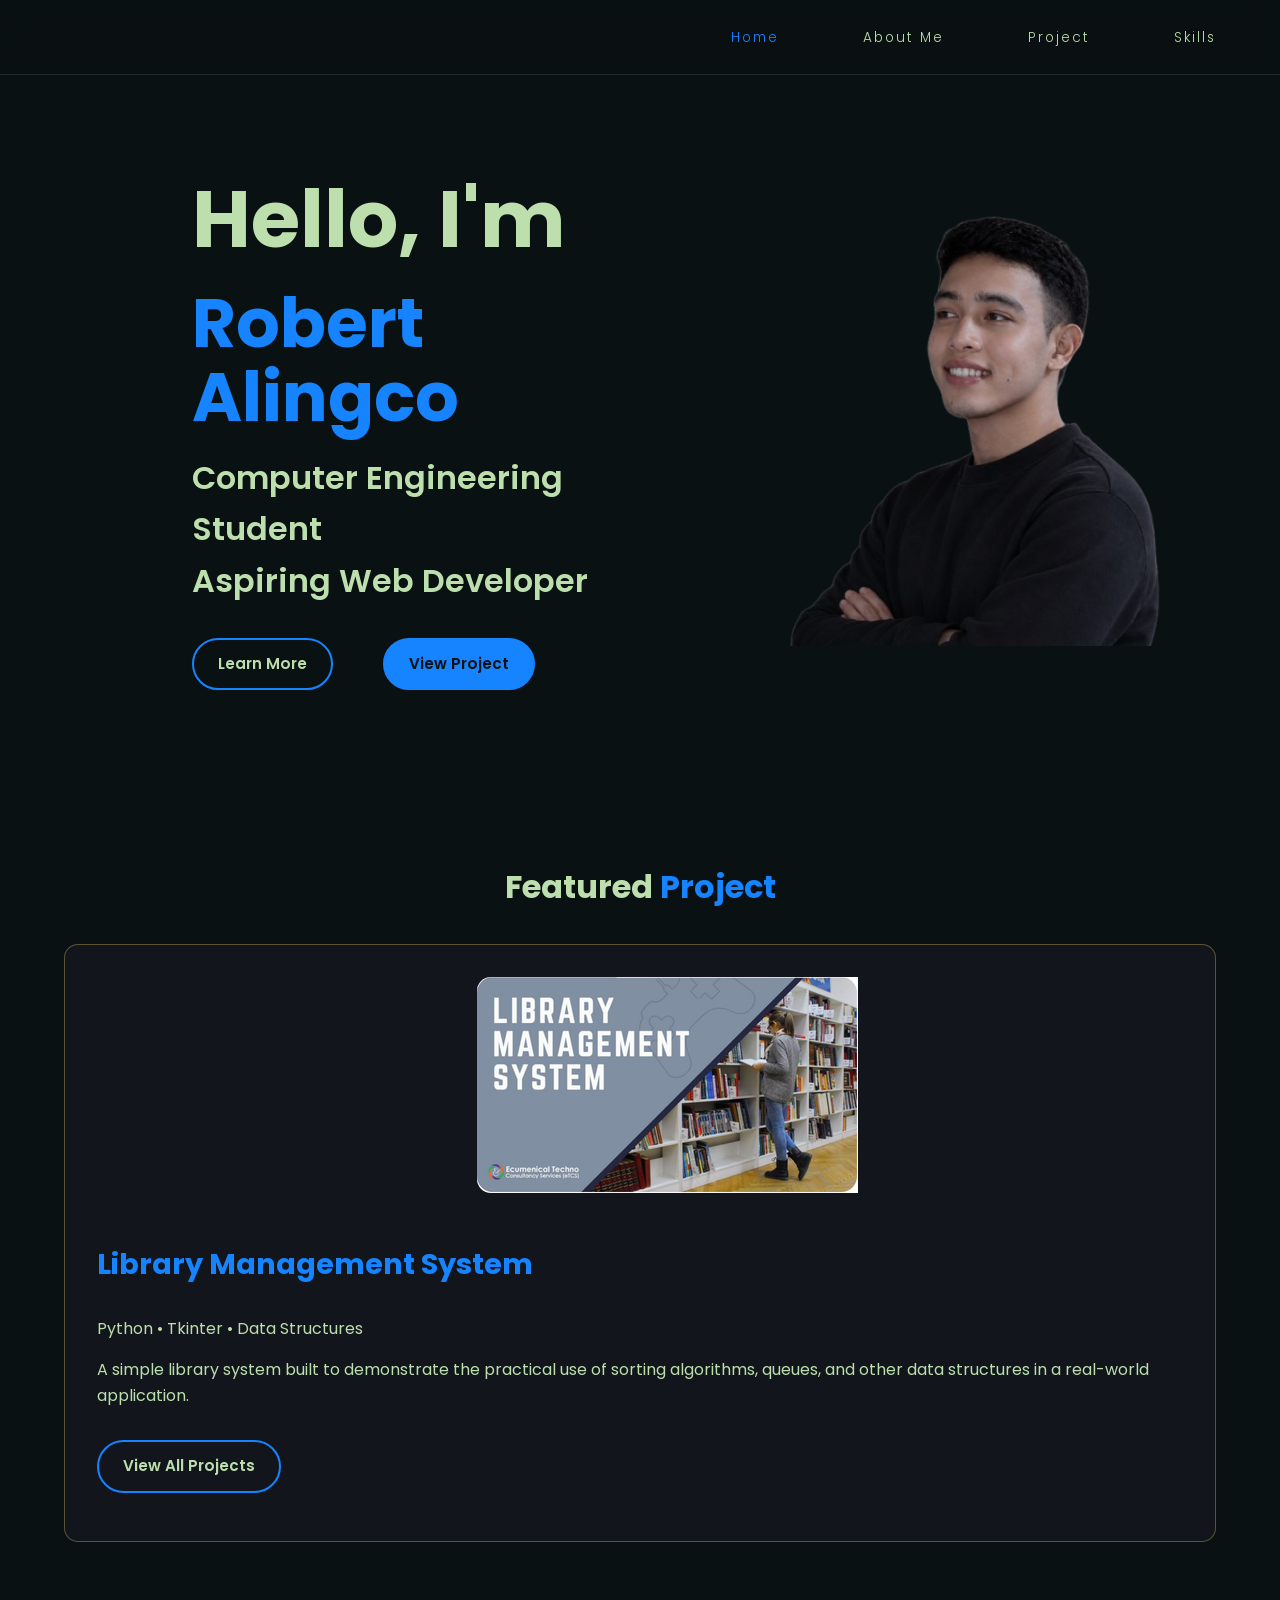
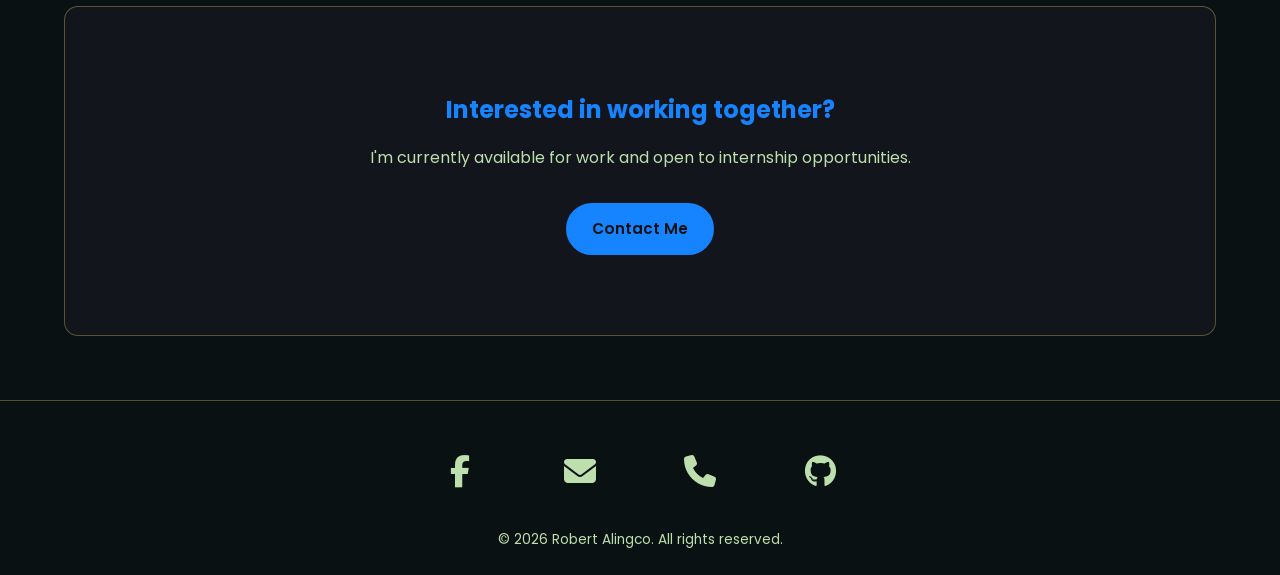
<file: index.html>
<!DOCTYPE html>
<html lang="en">
<head>
  <meta charset="utf-8">
  <meta name="viewport" content="width=device-width, initial-scale=1">
  <title>Robert Alingco | Home</title>
  <link rel="stylesheet" href="css/style.css">
  <link rel="preconnect" href="https://fonts.googleapis.com">
  <link href="https://fonts.googleapis.com/css2?family=Poppins:wght@400;600;700&display=swap" rel="stylesheet">
  <link rel="stylesheet" href="https://cdnjs.cloudflare.com/ajax/libs/font-awesome/6.5.1/css/all.min.css">
</head>
<body>

  <header class="site-header">
    <div class="container">
      <nav class="site-nav" aria-label="Main navigation">
        <ul>
          <li><a href="index.html" aria-current="page">Home</a></li>
          <li><a href="about.html">About Me</a></li>
          <li><a href="project.html">Project</a></li>
          <li><a href="skills.html">Skills</a></li>
        </ul>
      </nav>
    </div>
  </header>

  <main>
    <section class="hero container">
      <div class="hero-text">
        <p class="greeting">Hello, I'm</p>
        <h1>Robert Alingco</h1>
        <p class="tagline">Computer Engineering Student<br>Aspiring Web Developer</p>
        <div class="hero-buttons">
          <a href="about.html" class="btn btn-outline">Learn More</a>
          <a href="project.html" class="btn btn-filled">View Project</a> 
        </div>
      </div>

      <div class="hero-photo-wrap">
    
        <img src="assets/image/hero-photo (2).png" alt="Robert portrait">
      </div>
    </section>

    <section class="container section-padding">
      <h2 class="section-title">Featured <span class="highlight">Project</span></h2>
      <article class="featured-project">
        <div class="project-thumb">
          <img src="assets/image/Library Management System.png" alt="Library Management System">
        </div>
        <div class="featured-text">
          <h3>Library Management System</h3>
          <p class="tags">Python &bull; Tkinter &bull; Data Structures</p>
          <p>A simple library system built to demonstrate the practical use of sorting algorithms, queues, and other data structures in a real-world application.</p>
          <a href="project.html" class="btn btn-outline" style="margin-top: 1rem; margin-bottom: 1rem;">View All Projects</a>
        </div>
      </article> 
    </section>

    <!-- 3. CALL TO ACTION (New) -->
    <section class="container section-padding cta-section">
      <h2>Interested in working together?</h2>
      <p>I'm currently available for work and open to internship opportunities.</p>
      <a href="mailto:alingcorobert@gmail.com" class="btn btn-filled" style="margin-bottom: 1rem;">Contact Me</a>
    </section>
  </main>

  <footer class="site-footer">
    <ul class="footer-contact">
      <li>
        <a href="https://www.facebook.com/alingco.robert" target="_blank" rel="noopener" aria-label="Facebook">
          <i class="fa-brands fa-facebook-f" aria-hidden="true"></i>
        </a>
      </li>
      <li>
        <a href="alingcorobert@gmail@gmail.com" aria-label="Email">
          <i class="fa-solid fa-envelope" aria-hidden="true"></i>
        </a>
      </li>
      <li>
        <a href="tel:09261623796" aria-label="Phone">
          <i class="fa-solid fa-phone" aria-hidden="true"></i>
        </a>
      </li>
      <li>
        <a href="https://github.com/Rolen-23" target="_blank" rel="noopener" aria-label="GitHub">
          <i class="fa-brands fa-github" aria-hidden="true"></i>
        </a>
      </li>
    </ul>
    <p>&copy; 2026 Robert Alingco. All rights reserved.</p>
  </footer>


</body>
</html>
</file>
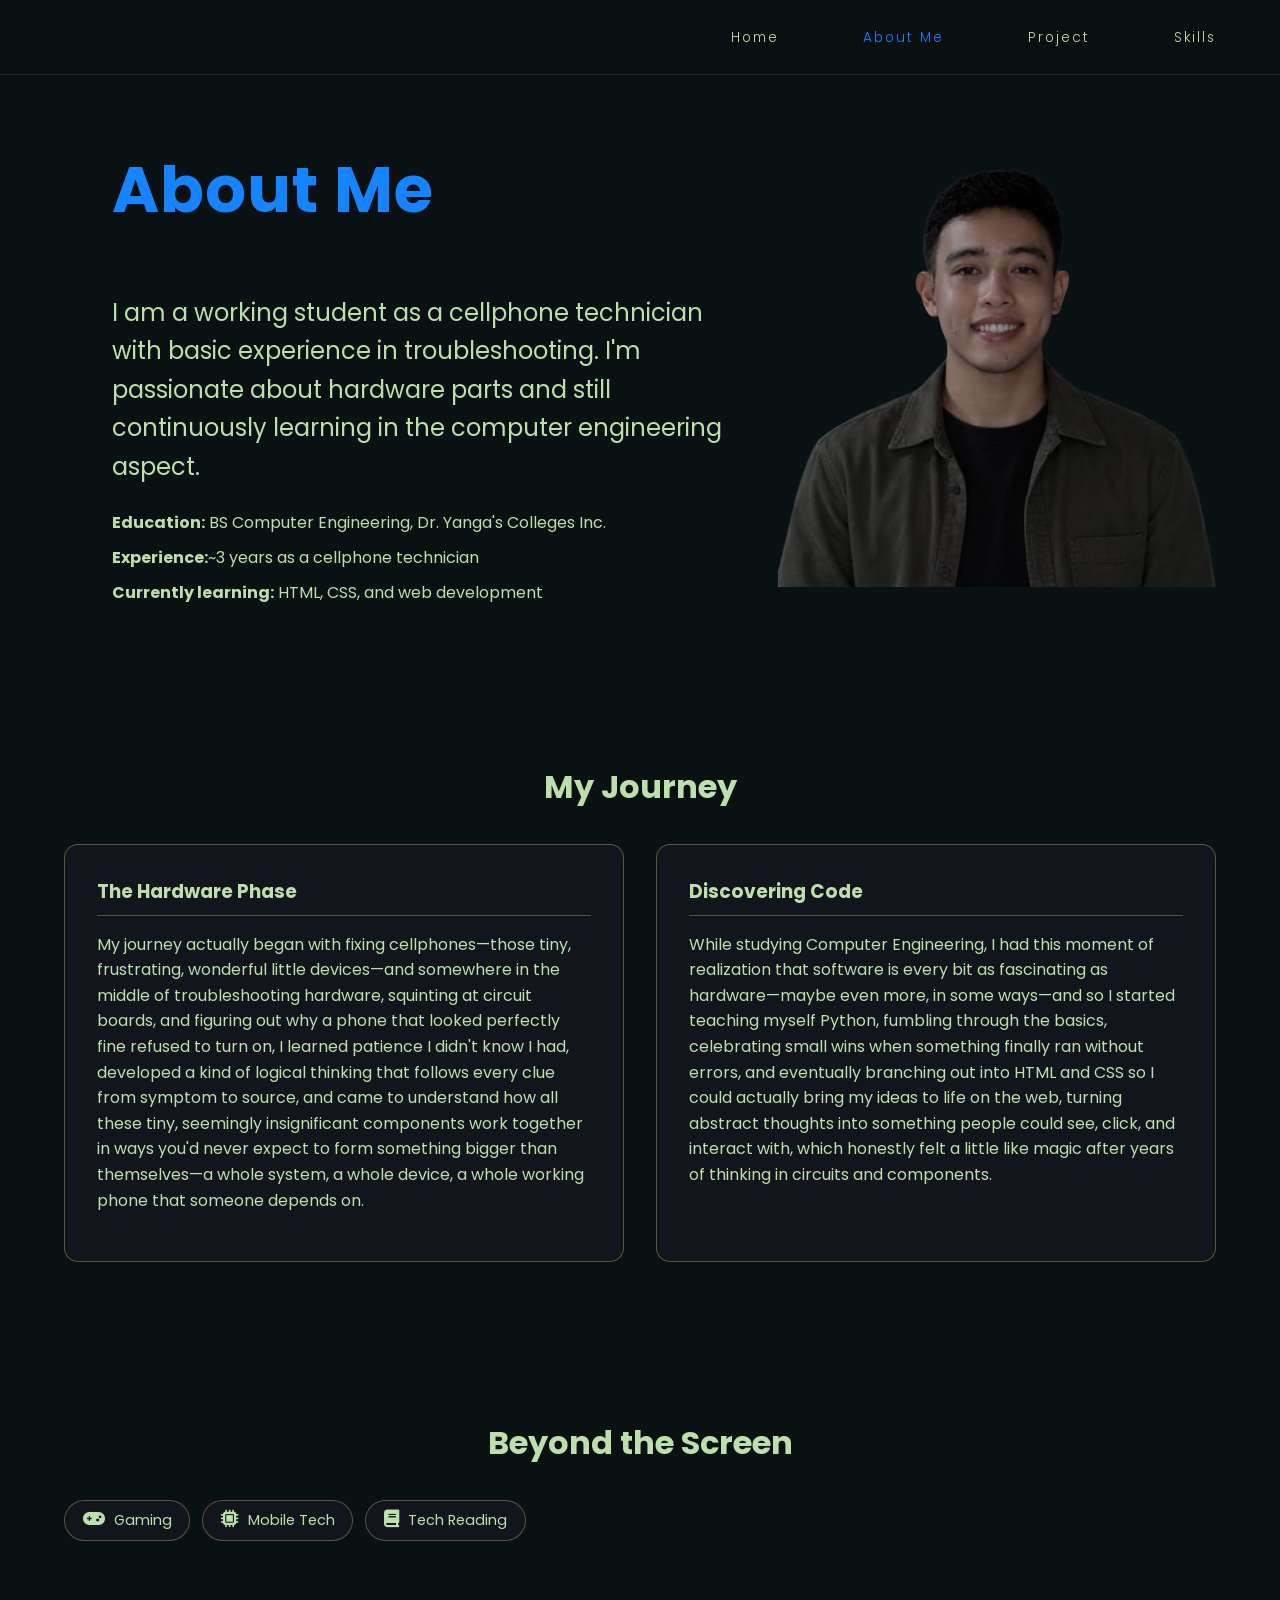
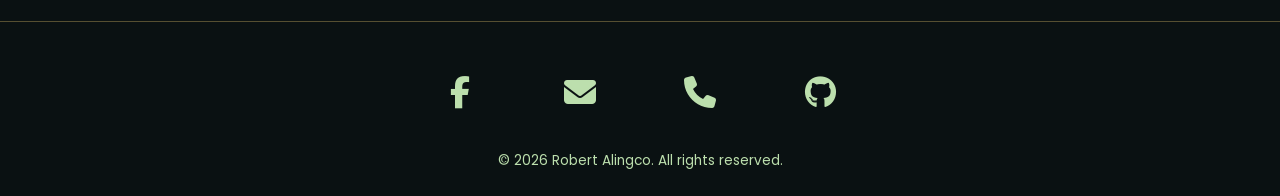
<file: about.html>
<!DOCTYPE html>
<html lang="en">
<head>
  <meta charset="utf-8">
  <meta name="viewport" content="width=device-width, initial-scale=1">
  <title>Robert Alingco | Home</title>
  <link rel="stylesheet" href="css/style.css">
  <link rel="preconnect" href="https://fonts.googleapis.com">
  <link href="https://fonts.googleapis.com/css2?family=Poppins:wght@400;600;700&display=swap" rel="stylesheet">
  <link rel="stylesheet" href="https://cdnjs.cloudflare.com/ajax/libs/font-awesome/6.5.1/css/all.min.css">
</head>
<body>

  <header class="site-header">
    <div class="container">
      <nav class="site-nav" aria-label="Main navigation">
        <ul>
          <li><a href="index.html">Home</a></li>
          <li><a href="about.html" aria-current="page">About Me</a></li>
          <li><a href="project.html">Project</a></li>
          <li><a href="skills.html">Skills</a></li>
        </ul>
      </nav>
    </div>
  </header>

  <main>
    <section class="about container">
        <div class="about-text">
            <h1>About Me</h1>
            <p>
          I am a working student as a cellphone technician with basic experience in
          troubleshooting. I'm passionate about hardware parts and still continuously
          learning in the computer engineering aspect.
         </p>

         <ul class="quick-facts">
             <li><strong>Education:</strong> BS Computer Engineering, Dr. Yanga's Colleges Inc.
             <li><strong>Experience:</strong>~3 years as a cellphone technician
             <li><strong>Currently learning:</strong> HTML, CSS, and web development</li>
         </ul>
        </div>

        <div class="about-photo-wrap">
            <img src="assets/image/about-photo (2).png" alt="Smiling at the camera">
        </div>
    </section>

    <!-- 2. THE JOURNEY (New Text) -->
    <section class="container section-padding">
        <h2 class="section-title">My Journey</h2>
        <div class="card-container">
            <div class="info-card">
                <h3>The Hardware Phase</h3>
                <p>My journey actually began with fixing cellphones—those tiny, frustrating, 
                  wonderful little devices—and somewhere in the middle of troubleshooting hardware, 
                  squinting at circuit boards, and figuring out why a phone that looked perfectly fine refused
                   to turn on, I learned patience I didn't know I had, developed a kind of logical thinking that 
                   follows every clue from symptom to source, and came to understand how all these tiny, seemingly
                    insignificant components work together in ways you'd never expect to form something bigger than
                     themselves—a whole system, a whole device, a whole working phone that someone depends on.</p>
            </div>
            <div class="info-card">
                <h3>Discovering Code</h3>
                <p>While studying Computer Engineering, I had this moment of realization that software is every bit
                   as fascinating as hardware—maybe even more, in some ways—and so I started teaching myself Python, 
                   fumbling through the basics, celebrating small wins when something finally ran without errors, and 
                   eventually branching out into HTML and CSS so I could actually bring my ideas to life on the web, 
                   turning abstract thoughts into something people could see, click, and interact with, which honestly 
                   felt a little like magic after years of thinking in circuits and components.</p>
            </div>
        </div>
    </section>

    <!-- 3. BEYOND THE SCREEN (Hobbies) -->
    <section class="container section-padding">
        <h2 class="section-title">Beyond the Screen</h2>
        <ul class="pills">
            <li class="pill"><i class="fa-solid fa-gamepad"></i> Gaming</li>
            <li class="pill"><i class="fa-solid fa-microchip"></i> Mobile Tech</li>
            <li class="pill"><i class="fa-solid fa-book"></i> Tech Reading</li>
        </ul>
    </section>
  </main>

  <footer class="site-footer">
    <ul class="footer-contact">
      <li>
        <a href="https://www.facebook.com/alingco.robert" target="_blank" rel="noopener" aria-label="Facebook">
          <i class="fa-brands fa-facebook-f" aria-hidden="true"></i>
        </a>
      </li>
      <li>
        <a href="alingcorobert@gmail@gmail.com" aria-label="Email">
          <i class="fa-solid fa-envelope" aria-hidden="true"></i>
        </a>
      </li>
      <li>
        <a href="tel:09261623796" aria-label="Phone">
          <i class="fa-solid fa-phone" aria-hidden="true"></i>
        </a>
      </li>
      <li>
        <a href="https://github.com/Rolen-23" target="_blank" rel="noopener" aria-label="GitHub">
          <i class="fa-brands fa-github" aria-hidden="true"></i>
        </a>
      </li>
    </ul>
    <p>&copy; 2026 Robert Alingco. All rights reserved.</p>
  </footer>

</body>
</html>
</file>
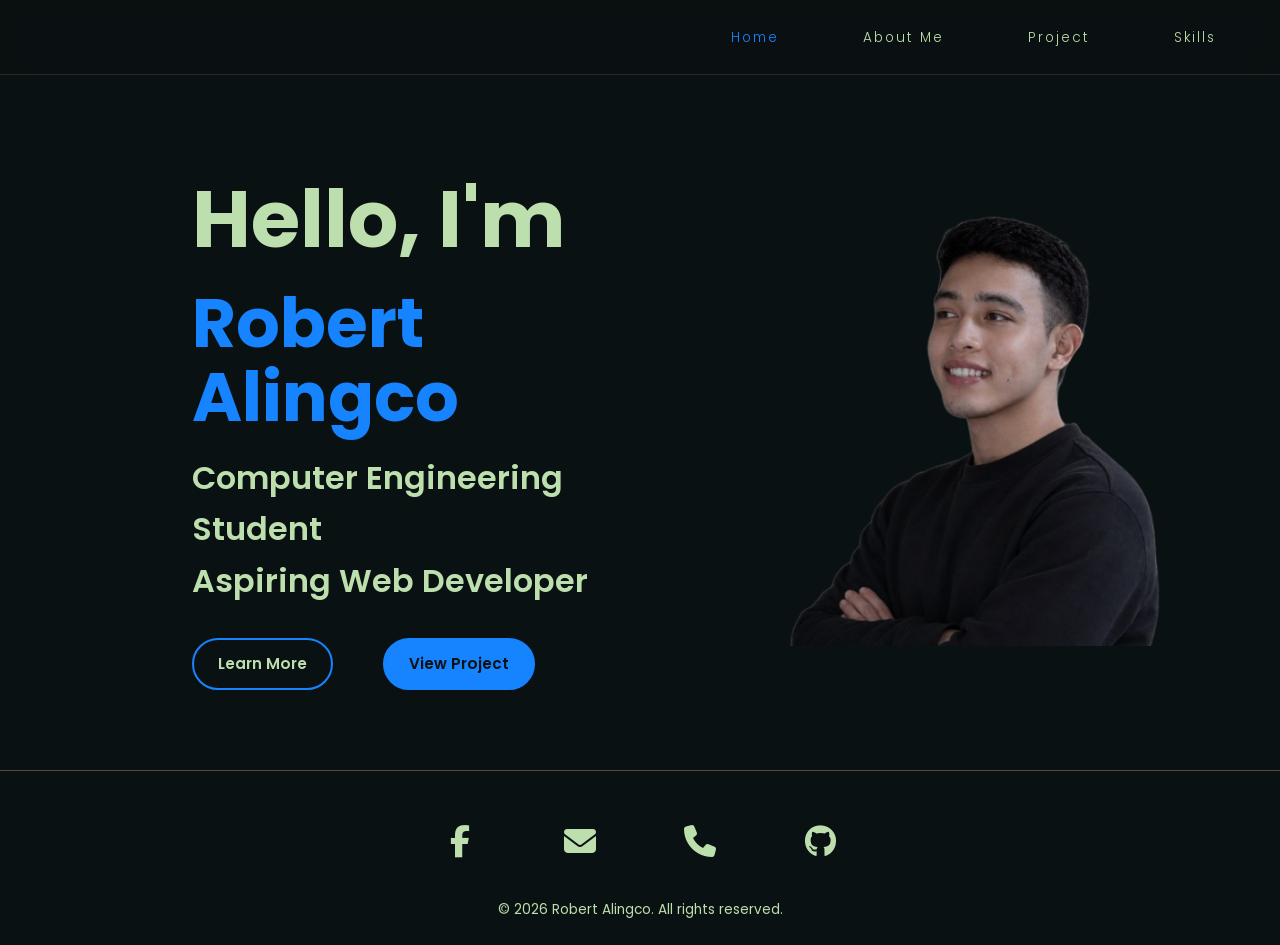
<file: home.html>
<!DOCTYPE html>
<html lang="en">
<head>
  <meta charset="utf-8">
  <meta name="viewport" content="width=device-width, initial-scale=1">
  <title>Robert Alingco | Home</title>
  <link rel="stylesheet" href="css/style.css">
  <link rel="preconnect" href="https://fonts.googleapis.com">
  <link href="https://fonts.googleapis.com/css2?family=Poppins:wght@400;600;700&display=swap" rel="stylesheet">
  <link rel="stylesheet" href="https://cdnjs.cloudflare.com/ajax/libs/font-awesome/6.5.1/css/all.min.css">
</head>
<body>

  <header class="site-header">
    <div class="container">
      <nav class="site-nav" aria-label="Main navigation">
        <ul>
          <li><a href="home.html" aria-current="page">Home</a></li>
          <li><a href="about.html">About Me</a></li>
          <li><a href="project.html">Project</a></li>
          <li><a href="skills.html">Skills</a></li>
        </ul>
      </nav>
    </div>
  </header>

  <main>
    <section class="hero container">
      <div class="hero-text">
        <p class="greeting">Hello, I'm</p>
        <h1>Robert Alingco</h1>
        <p class="tagline">Computer Engineering Student<br>Aspiring Web Developer</p>
        <div class="hero-buttons">
          <a href="about.html" class="btn btn-outline">Learn More</a>
          <a href="project.html" class="btn btn-filled">View Project</a> 
        </div>
      </div>

      <div class="hero-photo-wrap">
    
        <img src="assets/image/hero-photo (2).png" alt="Robert portrait">
      </div>
    </section>
  </main>

  <footer class="site-footer">
    <ul class="footer-contact">
      <li>
        <a href="https://www.facebook.com/alingco.robert" target="_blank" rel="noopener" aria-label="Facebook">
          <i class="fa-brands fa-facebook-f" aria-hidden="true"></i>
        </a>
      </li>
      <li>
        <a href="alingcorobert@gmail@gmail.com" aria-label="Email">
          <i class="fa-solid fa-envelope" aria-hidden="true"></i>
        </a>
      </li>
      <li>
        <a href="tel:09261623796" aria-label="Phone">
          <i class="fa-solid fa-phone" aria-hidden="true"></i>
        </a>
      </li>
      <li>
        <a href="https://github.com/Rolen-23" target="_blank" rel="noopener" aria-label="GitHub">
          <i class="fa-brands fa-github" aria-hidden="true"></i>
        </a>
      </li>
    </ul>
    <p>&copy; 2026 Robert Alingco. All rights reserved.</p>
  </footer>


</body>
</html>
</file>
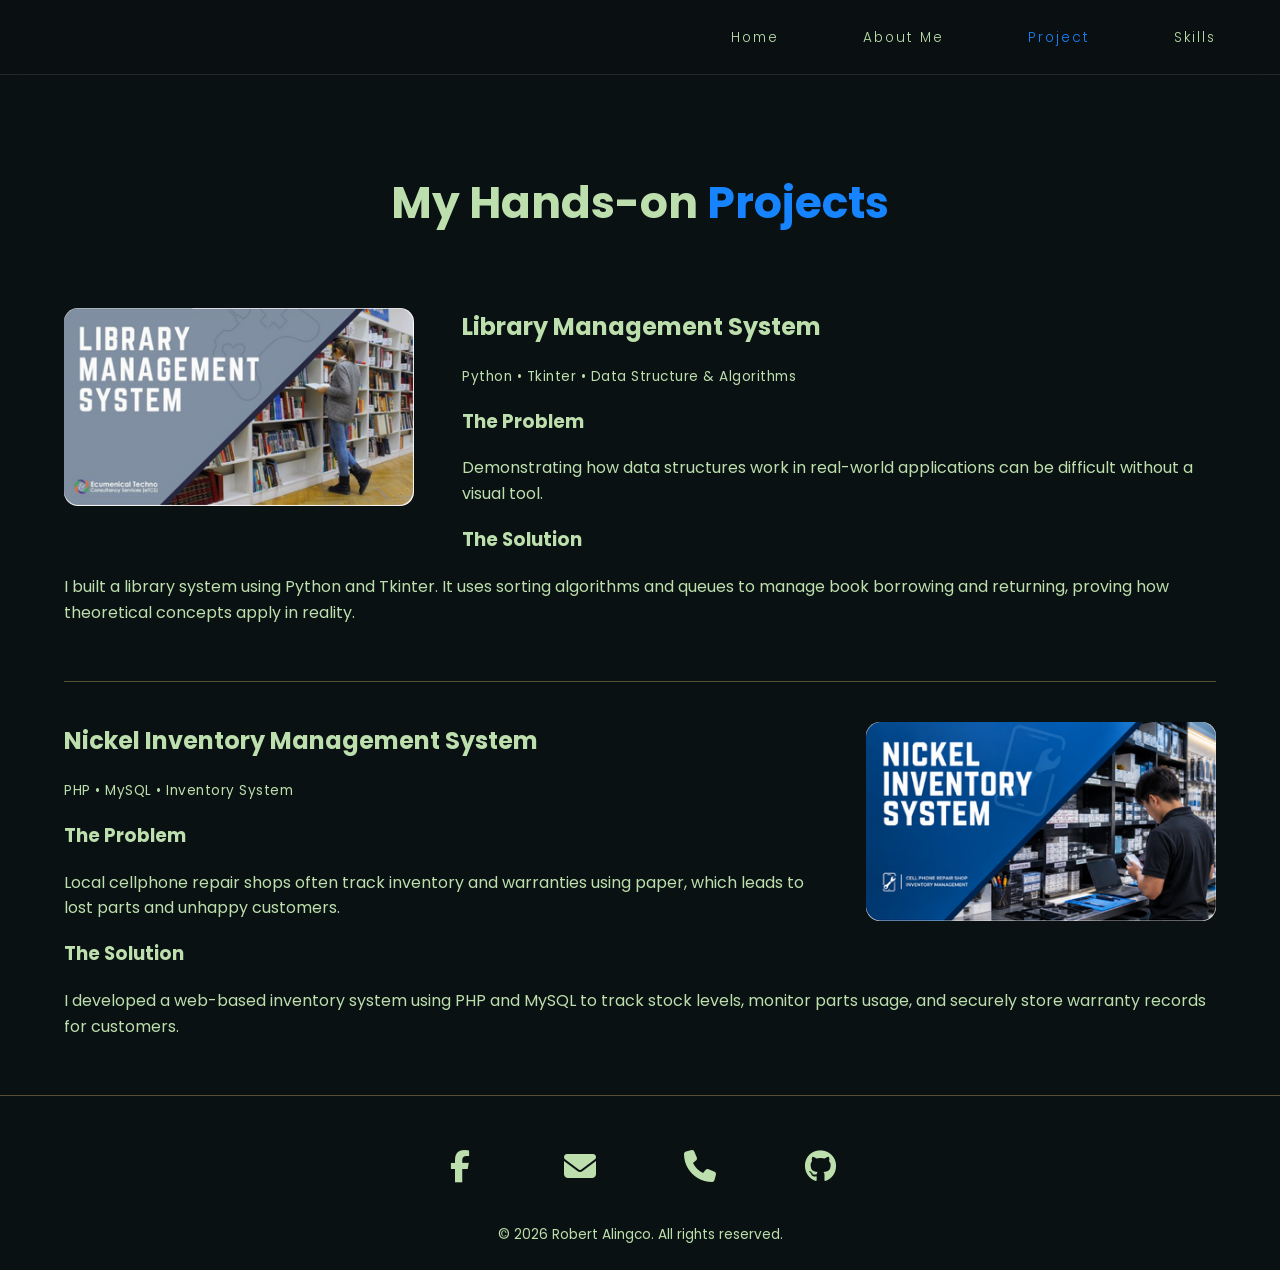
<file: project.html>
<!DOCTYPE html>
<html lang="en">
<head>
  <meta charset="utf-8">
  <meta name="viewport" content="width=device-width, initial-scale=1">
  <title>Robert Alingco | Home</title>
  <link rel="stylesheet" href="css/style.css">
  <link rel="preconnect" href="https://fonts.googleapis.com">
  <link href="https://fonts.googleapis.com/css2?family=Poppins:wght@400;600;700&display=swap" rel="stylesheet">
  <link rel="stylesheet" href="https://cdnjs.cloudflare.com/ajax/libs/font-awesome/6.5.1/css/all.min.css">
</head>
<body>

  <header class="site-header">
    <div class="container">
      <nav class="site-nav" aria-label="Main navigation">
        <ul>
          <li><a href="index.html">Home</a></li>
          <li><a href="about.html">About Me</a></li>
          <li><a href="project.html" aria-current="page">Project</a></li>
          <li><a href="skills.html">Skills</a></li>
        </ul>
      </nav>
    </div>
  </header>

  <main> 
    <div class="project-heading">
      <h1>My Hands-on <span class="highlight">Projects</span></h1>
    </div>

    <section class="container">

      <article class="project">
        <div class="project-thumb">
          <img src="assets/image/Library Management System.png" alt="library Management System">
        </div>
        <h2>Library Management System</h2>
        <p class="tags">Python &bull; Tkinter &bull; Data Structure &amp; Algorithms
           <h3>The Problem</h3>
          <p>Demonstrating how data structures work in real-world applications can be difficult without a visual tool.</p>
          
          <h3>The Solution</h3>
          <p>I built a library system using Python and Tkinter. It uses sorting algorithms and queues to manage book borrowing and returning, proving how theoretical concepts apply in reality.</p>
        </div>
      </article>
            
            
      <article class="project reverse">
        <div class="project-thumb">
          <img src="assets/image/Nickel Inventory System.png" alt="Nickel Inventory System">
        </div>
        <h2>Nickel Inventory Management System</h2>
        <p class="tags">PHP &bull; MySQL &bull; Inventory System</p>
        <h3>The Problem</h3>
          <p>Local cellphone repair shops often track inventory and warranties using paper, which leads to lost parts and unhappy customers.</p>
          
          <h3>The Solution</h3>
          <p>I developed a web-based inventory system using PHP and MySQL to track stock levels, monitor parts usage, and securely store warranty records for customers.</p>
        </div>
      </article>
    </section>
  </main>

       <footer class="site-footer">
    <ul class="footer-contact">
      <li>
        <a href="https://www.facebook.com/alingco.robert" target="_blank" rel="noopener" aria-label="Facebook">
          <i class="fa-brands fa-facebook-f" aria-hidden="true"></i>
        </a>
      </li>
      <li>
        <a href="alingcorobert@gmail@gmail.com" aria-label="Email">
          <i class="fa-solid fa-envelope" aria-hidden="true"></i>
        </a>
      </li>
      <li>
        <a href="tel:09261623796" aria-label="Phone">
          <i class="fa-solid fa-phone" aria-hidden="true"></i>
        </a>
      </li>
      <li>
        <a href="https://github.com/Rolen-23" target="_blank" rel="noopener" aria-label="GitHub">
          <i class="fa-brands fa-github" aria-hidden="true"></i>
        </a>
      </li>
    </ul>
    <p>&copy; 2026 Robert Alingco. All rights reserved.</p>
  </footer>


</body>
</html>
</file>
<file: css/style.css>
:root {
    --blue: #1683ff;
    --text: #bcdfad;
    --bg: #0a1112;
    --bg-panel: #12161c;
    --border: rgba(227, 194, 107, 0.35);

    --gap-sm: 0.75rem;
    --gap-md: 1.5rem;
    --gap-lg: 3rem;
    --radius: 14px;
}

* {
    box-sizing: border-box;
}

body {
    margin: 0;
    background-color: var(--bg);
    color: var(--text);
    font-family: "Poppins", "Segoe UI", Arial, sans-serif;
    line-height: 1.6;
}

img {
    max-width: 100%;
    display: block;
}

a {
    color: inherit;
}

.container {
    width: 90%;
    max-width: 1400px;
    margin:0 auto;
    
}

.site-header {
    position: sticky;
    top: 0;
    z-index: 1000;
     /* Glassmorphism Effect */
    background-color: rgba(10, 17, 18, 0.6); /* Uses your dark bg color, but 60% transparent */
    backdrop-filter: blur(12px);             /* Blurs the content scrolling behind it */
    -webkit-backdrop-filter: blur(12px);     /* Ensures it works on Safari/iOS */
    
    /* Gives the "glass" a slight edge */
    border-bottom: 1px solid rgba(255, 255, 255, 0.1); 
}

.site-header .container  {
    display: flex;
    align-items: center;
    justify-content: flex-end;
    padding-top: var(--gap-md);
    padding-bottom: var(--gap-md);
}

.site-nav ul {
    list-style-type: none;
    display: flex;
    gap: 5.25rem;
    padding: 0;
    margin: 0;

    
}

.site-nav a {
    text-decoration: none;
    font-size: 0.85rem;
    letter-spacing: 2px;
    font-weight: 300;
}

.site-nav a:hover, 
.site-nav a:focus {
    color: var(--blue);
}

.site-nav a[aria-current="page"] {
    color: var(--blue);
}

.btn {
    display: inline-block;
    padding: 0.75rem 1.5rem;
    border-radius: 999px;
    text-decoration: none;
    font-weight: 600;
    font-size: 0.95rem;
    border: 2px solid var(--blue);
    
}

.btn-outline {
    color: var(--text);
    background: transparent;
}

.btn-outline:hover {
    background-color: var(--blue);
    color: var(--bg);
}

.btn-filled {
    color: var(--bg);
  background-color: var(--blue);
}

.btn-filled:hover {
    background-color: transparent;
  color: var(--blue);
}



.hero {
    display: flex;
    align-items: center;
    justify-content: space-between;
    gap: var(--gap-lg);
    padding: 5rem 0;
}

.hero-text {
    flex: 1 1 480px;
    font-size: 5rem;
    padding-right: 2.5rem;
    margin-left: 8rem;
    
}

.hero-photo-wrap {
    flex: 1 1 400px;
    width: 800px;
    display: flex;
    justify-content: flex-end;
    align-items: center;
    
}

.hero-text .greeting {
    color: var(--text);
    font-weight: 700;
    margin: 0 0 0.25rem;
    
}

.hero-text h1 {
    color: var(--blue);
    font-size: clamp(4.25rem, 5vw, 3.25rem);
     margin: 0 0 1rem;
    
    line-height: 1.1;
}

.hero-buttons {
    display:flex;
    gap: 50px;
    align-items: center;
    flex-wrap: wrap;
}

.hero-text .tagline {
    font-weight: 600;
    margin: 0 0 2rem;
    font-size: 2rem;
}


.about {
    display: flex;
    align-items: center;
    gap: var(--gap-lg);
    padding: 4rem 0;
}

.about-text{
    flex: 1 1 480px; 
    margin-left: 3rem;
}

.about-text h1 {
    color: var(--blue);
    letter-spacing: 1px;
    margin-top: 0;
    font-size: 4rem;
}

.about-text p {
    font-size: 1.5rem;
}

.quick-facts  {
   list-style-type: none;
   margin: 1.5rem 0 0;
   padding: 0;
   display: grid;
   gap: 0.6rem;
   
}

.quick-facts strong {
    color: var(--text);
}

.about-photo-wrap {
    flex: 1 1 300px;
    
}


.project-heading{
    text-align: center;
    padding-top: 4rem;
}

.project-heading h1 {
    font-size: clamp(2rem, 4vw, 2.75rem);
}

.project-heading .highlight {
    color: var(--blue);
}

.project {
    overflow: hidden;
    border-bottom: 1px solid var(--border);
    padding: 2.5rem 0;
    
}

.project.reverse {
    flex-direction: row-reverse; /* Flips the image to the right side */
}

.project:last-child {
    border-bottom: none;
}

.project-thumb {
    width: 350px;
    border-radius: var(--radius);
    overflow: hidden;
}

.project .project-thumb {
    float: left;
    margin: 0 var(--gap-lg) var(--gap-md) 0;
}

.project.reverse .project-thumb {
    float: right;
    margin: 0 0 var(--gap-md) var(--gap-lg);
}

.project h2 {
    margin-top: 0;
    color: var(--text);
}

.project .tags {
   font-size: 0.85rem;
   letter-spacing: 0.5px;
   margin: 0 0 0.75rem;
}

.skills-heading {
    text-align: center;
    color: var(--blue);
    padding-top: 4rem;
}

.skills-group {
    margin: 0 0 var(--gap-lg);
   
}

.skills-group h2 {
    font-size: 1.05rem;
    letter-spacing: 1px;
    padding-bottom: 0.5rem;
}

.cert-grid {
    display: grid;
    grid-template-columns: repeat(auto-fit, minmax(300px, 1fr));
    gap: 2rem;
    margin-top: 2rem;
    margin-bottom: 4rem;
}

.cert {
    text-align: center;
    padding: 20px;
    background-color: var(--bg-panel);
    border: 1px solid var(--border);
    border-radius: var(--radius);
    display: flex;
    flex-direction: column;
    align-items: center;
}

.cert img {
    border: 5px solid #FFFFFF;
    padding: 5px;
    background-color: grey;
    width: 100%;
    max-width: 400px;
    height: auto;
    object-fit: contain;
    margin-bottom: 1rem;
}

.cert h2 {
    font-size: 1.2rem;
    margin: 0.5rem 0;
}

.cert p {
    font-size: 0.9rem;
    margin: 0;
}

.cert-title {
    font-size: 1.05rem;
    letter-spacing: 1px;
    color: var(--text);
    padding-bottom: 0.5rem;
    border-bottom: 1px solid var(--border); 
    margin-top: 2rem;         
    margin-bottom: 1rem;
    text-align: left;  
}

.pills {
    display: flex;
    flex-wrap: wrap;
    gap: var(--gap-sm);
    margin-top: 1rem;
    padding: 0;
    list-style-type: none;
}

.pill {
    border: 1px solid var(--border);
    background-color: var(--bg-panel);
    color: var(--text);
    padding: 0.5rem 1.1rem;
    border-radius: 999px;
    font-size: 0.9rem;
}




.site-footer {
    border-top: 1px solid var(--border);
    text-align: center;
    padding: var(--gap-md) 0;
    font-size: 0.85rem;
    color: var(--text);
}

.footer-contact {
    list-style-type: none;
    display: flex;
    justify-content: center;
    gap: 5rem;
    margin: 0 0 var(--gap-sm);
    padding: 0;
    margin-bottom: 3%;
    margin-top: 2%;
}

.footer-contact a {
    display: flex;
    align-items: center;
    justify-content: center;
    width: 2.5rem;
    height: 2.5rem; 
    border-radius: 50%;
    color: var(--text);
    font-size: 2rem;
    text-decoration: none;
    transition: color 0.2s, border-color 0.2s;
}

.footer-contact a:hover,
.footer-contact a:focus {
    color: var(--blue);
    border-color: var(--blue);
}

.site-footer p {
    margin: 0;
}



.section-padding {
    padding: 4rem 0;
}

.section-title {
    font-size: 2rem;
    color: var(--text);
    margin-bottom: 2rem;
    text-align: center;
}

.section-title .highlight {
    color: var(--blue);
}

.featured-project {
    display: flex;
    gap: 3rem;
    background-color: var(--bg-panel);
    border: 1px solid var(--border);
    border-radius: var(--radius);
    padding: 2rem;
    align-items: center;
    flex-wrap: wrap;
}

.featured-project .project-thumb {
    margin-left: 35%;
    flex: 1 1 200px;
    
}

.featured-project  {
    flex: 1 1 400px
}

.featured-project h3 {
    color: var(--blue);
    font-size: 1.8rem;
    margin-top: 0;
}

.cta-section {
    text-align: center;
    background-color: var(--bg-panel);
    border-radius: var(--radius);
    margin-bottom: 4rem;
    border: 1px solid var(--border);
}

.cta-section h2 {
    color: var(--blue);
    margin-bottom: 1rem;
}

.cta-section p {
    margin-bottom: 2rem;
}

/* --- ABOUT PAGE CARDS --- */
.card-container {
    display: flex;
    gap: 2rem;
    flex-wrap: wrap;
}

.info-card {
    flex: 1 1 300px;
    background-color: var(--bg-panel);
    border: 1px solid var(--border);
    border-radius: var(--radius);
    padding: 2rem;
    transition: transform 0.3s ease;
}

.info-card:hover {
    transform: translateY(-5px);
    border-color: var(--blue);
}

.info-card h3 {
    color: var(--text);
    margin-top: 0;
    margin-bottom: 1rem;
    border-bottom: 1px solid var(--border);
    padding-bottom: 0.5rem;
}

/* --- PROJECT PAGE DETAILS --- */
.project-details {
    /* Float clearfix trick */
    overflow: hidden; 
}

.project-details h3 {
    color: var(--blue);
    font-size: 1.1rem;
    margin-bottom: 0.2rem;
    margin-top: 1.5rem;
}

.project-details p {
    margin-top: 0;
}

/* --- SKILLS PAGE TWEAKS --- */
.pill i {
    font-size: 1.1rem;
    margin-right: 5px;
}

.cert-desc {
    font-size: 0.85rem !important;
    color: #888; /* Slightly muted text for descriptions */
    margin-top: 0.5rem !important;
    line-height: 1.4;
}



@media (max-width: 720px) {
    .hero,
    .about {
        flex-direction: column;
        text-align: center;
        padding: 3rem 0;
    }

     /* Project layouts stack on mobile */
    .project .project-thumb,
    .project.reverse .project-thumb {
        float: none;
        margin: 0 auto 1.5rem auto;
        width: 100%;
        max-width: 400px;
    }

    .project, .featured-project {
        text-align: center;
    }

    /* Nav */
    .site-header .container {
        justify-content: center;
    }

    .site-nav ul {
        gap: 1.25rem;
        flex-wrap: wrap;
        justify-content: center;
    }
}
</file>
